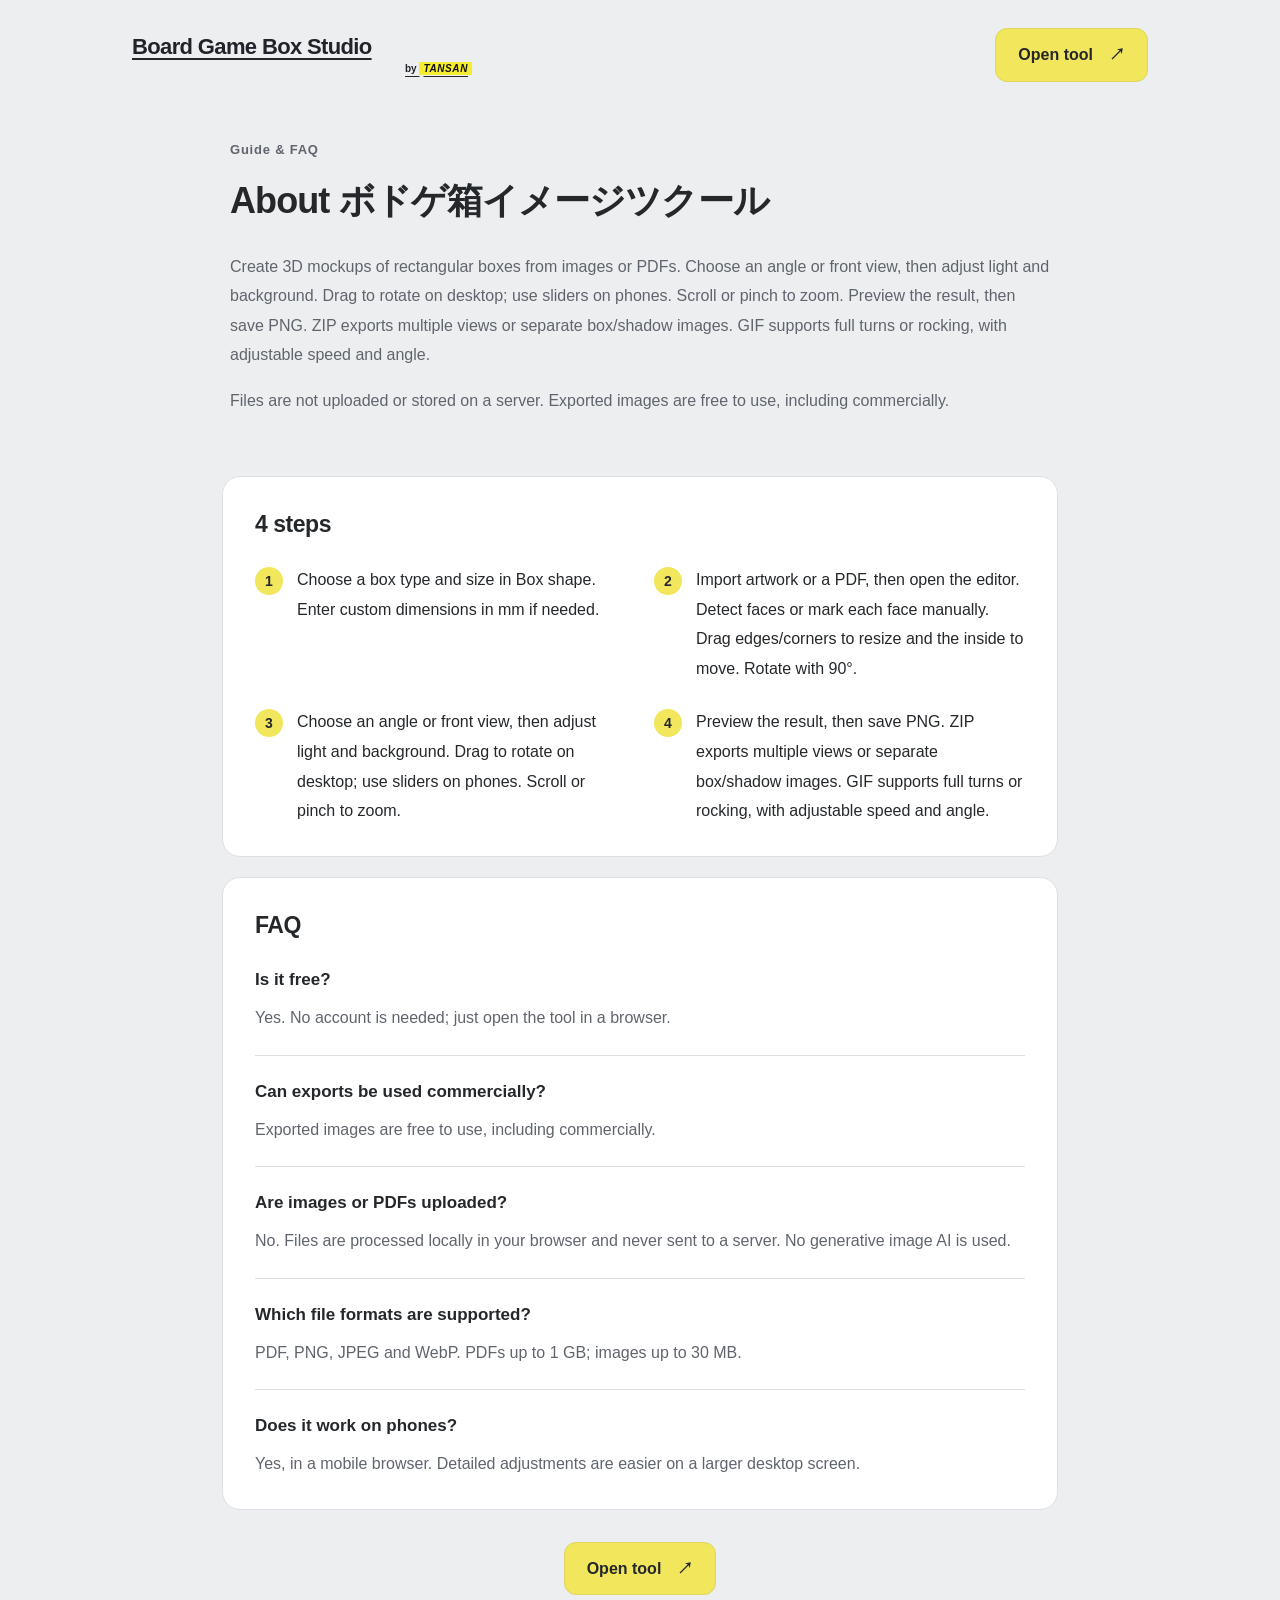
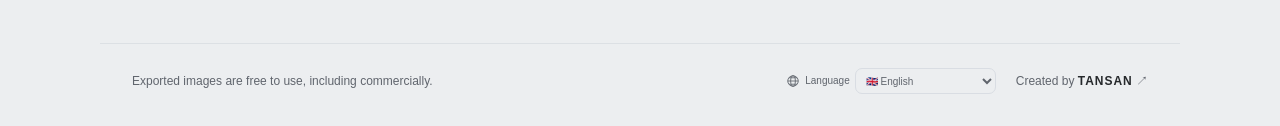
<file: about.html>
<!doctype html>
<html lang="ja">
<head>
<meta charset="utf-8">
<meta name="viewport" content="width=device-width,initial-scale=1">
<title>ボードゲーム箱の3Dモックアップの作り方｜ボドゲ箱イメージツクール</title>
<meta name="description" content="ボドゲ箱イメージツクールの使い方とよくある質問。展開図・画像・PDFから箱の3Dモックアップを作り、背景透過PNGや回転GIFを保存する手順、対応する箱とファイル形式をご案内します。">
<link rel="canonical" href="https://box.tansan.co/about.html">
<meta name="robots" content="index,follow,max-image-preview:large">
<meta property="og:type" content="website">
<meta property="og:locale" content="ja_JP">
<meta property="og:site_name" content="ボドゲ箱イメージツクール">
<meta property="og:title" content="ボードゲーム箱の3Dモックアップの作り方｜ボドゲ箱イメージツクール">
<meta property="og:description" content="画像を配置して、構図を決めて、保存。基本の4ステップ、対応する箱、よくある質問をご案内します。">
<meta property="og:url" content="https://box.tansan.co/about.html">
<meta property="og:image" content="https://box.tansan.co/og-image.png?v=2">
<meta property="og:image:width" content="1200">
<meta property="og:image:height" content="630">
<meta property="og:image:alt" content="ボドゲ箱イメージツクールとサンプルボックス">
<meta name="twitter:card" content="summary_large_image">
<meta name="twitter:title" content="ボードゲーム箱の3Dモックアップの作り方｜ボドゲ箱イメージツクール">
<meta name="twitter:description" content="基本の4ステップ、対応する箱、よくある質問をご案内します。">
<meta name="twitter:image" content="https://box.tansan.co/og-image.png?v=2">
<meta name="twitter:image:alt" content="ボドゲ箱イメージツクールとサンプルボックス">
<link rel="stylesheet" href="about.css?v=102">
<script type="application/ld+json">{"@context":"https://schema.org","@type":"FAQPage","mainEntity":[{"@type":"Question","name":"無料で使えますか？","acceptedAnswer":{"@type":"Answer","text":"無料で使えます。アカウント登録も不要で、ブラウザーを開くだけで始められます。"}},{"@type":"Question","name":"書き出した画像は商用利用できますか？","acceptedAnswer":{"@type":"Answer","text":"書き出した画像は、商用利用を含めて自由にお使いください。"}},{"@type":"Question","name":"読み込んだ画像やPDFはアップロードされますか？","acceptedAnswer":{"@type":"Answer","text":"されません。ファイルは端末内（ブラウザー上）だけで処理し、サーバーには送信しません。画像生成AIも使用していません。"}},{"@type":"Question","name":"読み込めるファイル形式は何ですか？","acceptedAnswer":{"@type":"Answer","text":"PDF・PNG・JPEG・WebPに対応しています。PDFは1 GB、画像は30 MBまで読み込めます。"}},{"@type":"Question","name":"スマートフォンでも使えますか？","acceptedAnswer":{"@type":"Answer","text":"スマートフォンのブラウザーでも使えます。画面が小さいため、細かい調整はパソコンのほうが行いやすくなります。"}}]}</script>
<script defer src="locales/ui.js?v=110"></script><script defer src="i18n.js?v=110"></script><link rel="stylesheet" href="i18n.css?v=110"></head>
<body>
<a class="skip-link" href="#content">本文へ移動</a>
<header class="page-header">
<a class="brand" href="./" aria-label="ボドゲ箱イメージツクールのトップへ"><img src="logo.png?v=101" alt="ボドゲ箱イメージツクール by TANSAN" width="1627" height="221"></a>
<a class="primary-link" href="./">ツールを開く <span aria-hidden="true">↗</span></a>
</header>
<main id="content">
<section class="intro" aria-labelledby="about-title">
<p class="eyebrow">使い方・よくある質問</p>
<h1 id="about-title">ボドゲ箱イメージツクールとは</h1>
<p>ボドゲ箱イメージツクールは、ボードゲームやカードゲームの箱の完成イメージを、ブラウザー上で3Dモックアップにできる無料ツールです。展開図（ダイライン）やデザイン画像、PDFを読み込んで各面に配置し、箱の向きや照明を調整して、背景透過PNGなどで書き出せます。同人ボードゲームの頒布ページ、クラウドファンディング、SNS告知用の箱画像づくりに使えます。</p>
<p>読み込んだ画像やPDFは端末内だけで処理し、サーバーには送信しません。書き出した画像は、商用利用を含めて自由にお使いください。</p>
</section>
<section class="card" aria-labelledby="steps-title">
<h2 id="steps-title">使い方 4ステップ</h2>
<ol class="steps"><li>箱を選ぶ：「箱のかたち」で箱の種類とサイズを選びます（mmで直接入力もできます）。</li><li>画像を配置：展開図・デザイン画像・PDFを読み込み、各面に配置します。</li><li>構図を決める：「斜め」「表」などの向きを選び、光や背景を整えます。</li><li>保存：「仕上がりを見る」で確認し、PNGなどで書き出します。</li></ol>
</section>
<section class="card" aria-labelledby="faq-title">
<h2 id="faq-title">よくある質問</h2>
<article class="faq-item"><h3>無料で使えますか？</h3><p>無料で使えます。アカウント登録も不要で、ブラウザーを開くだけで始められます。</p></article>
<article class="faq-item"><h3>書き出した画像は商用利用できますか？</h3><p>書き出した画像は、商用利用を含めて自由にお使いください。</p></article>
<article class="faq-item"><h3>読み込んだ画像やPDFはアップロードされますか？</h3><p>されません。ファイルは端末内（ブラウザー上）だけで処理し、サーバーには送信しません。画像生成AIも使用していません。</p></article>
<article class="faq-item"><h3>読み込めるファイル形式は何ですか？</h3><p>PDF・PNG・JPEG・WebPに対応しています。PDFは1 GB、画像は30 MBまで読み込めます。</p></article>
<article class="faq-item"><h3>スマートフォンでも使えますか？</h3><p>スマートフォンのブラウザーでも使えます。画面が小さいため、細かい調整はパソコンのほうが行いやすくなります。</p></article>
</section>
<div class="bottom-action"><a class="primary-link" href="./">ツールを開く <span aria-hidden="true">↗</span></a></div>
</main>
<footer class="page-footer"><p>書き出した画像は、商用利用を含めて自由にお使いください。</p><a href="https://tansan.co" target="_blank" rel="noopener noreferrer">Created by <strong>TANSAN</strong> ↗</a></footer>
</body>
</html>
</file>
<file: about.css>
:root{color-scheme:light;--background:#eceef0;--paper:#fff;--ink:#25282b;--muted:#60656d;--line:#dce0e4;--accent:#f2e65c}
*{box-sizing:border-box}
html{scroll-behavior:smooth}
body{margin:0;background:var(--background);color:var(--ink);font-family:-apple-system,BlinkMacSystemFont,"Helvetica Neue","Hiragino Kaku Gothic ProN",Meiryo,sans-serif;font-size:16px;line-height:1.85;overflow-wrap:anywhere}
a{color:inherit;text-underline-offset:4px}
a:focus-visible{outline:3px solid #2f6bff;outline-offset:4px}
.skip-link{position:absolute;top:8px;left:8px;padding:8px 14px;background:var(--paper);transform:translateY(-160%);z-index:2}
.skip-link:focus{transform:none}
.page-header{max-width:1080px;margin:auto;padding:28px 32px;display:flex;align-items:center;justify-content:space-between;gap:24px}
.brand{display:block;width:min(48%,340px);line-height:0}
.brand img{width:100%;height:auto;mix-blend-mode:multiply}
.primary-link{display:inline-flex;justify-content:center;align-items:center;gap:16px;padding:11px 22px;border:1px solid #ded562;border-radius:12px;background:var(--accent);color:var(--ink);font-weight:650;text-decoration:none;white-space:nowrap;flex-shrink:0;transition:background .15s}
.primary-link:hover{background:#ebdf49}
main{max-width:900px;margin:0 auto;padding:28px 32px 48px}
.intro{padding:0 8px 24px}
.eyebrow{margin:0 0 12px;color:var(--muted);font-size:13px;font-weight:600;letter-spacing:.06em}
h1{font-size:clamp(26px,3.5vw,36px);line-height:1.5;letter-spacing:-.025em;margin:0 0 24px;font-weight:750}
p{margin:0 0 16px}
.intro>p:not(.eyebrow){color:var(--muted)}
.card{padding:30px 32px;margin-top:20px;background:var(--paper);border:1px solid var(--line);border-radius:18px}
h2{margin:0 0 24px;font-size:23px;line-height:1.5;letter-spacing:-.02em}
.steps{display:grid;grid-template-columns:1fr 1fr;gap:24px 28px;counter-reset:step;list-style:none;margin:0;padding:0}
.steps li{counter-increment:step;position:relative;padding-left:42px}
.steps li:before{content:counter(step);position:absolute;left:0;top:2px;width:28px;height:28px;display:grid;place-items:center;border-radius:50%;background:var(--accent);font-size:14px;font-weight:700;line-height:1}
.box-info{margin:0;padding-left:1.3em}
.box-info li+li{margin-top:14px}
.faq-item+.faq-item{border-top:1px solid var(--line);margin-top:22px;padding-top:22px}
h3{font-size:17px;line-height:1.7;margin:0 0 8px}
.faq-item p{margin:0;color:var(--muted)}
.bottom-action{text-align:center;padding-top:32px}
.page-footer{max-width:1080px;margin:auto;border-top:1px solid var(--line);padding:24px 32px 32px;display:flex;justify-content:space-between;align-items:center;gap:20px;color:var(--muted);font-size:12px}
.page-footer p{margin:0}.page-footer a{white-space:nowrap;text-decoration:none}.page-footer strong{color:var(--ink);letter-spacing:.08em}
@media(max-width:600px){.page-header{padding:20px;gap:16px;flex-wrap:wrap}.brand{width:min(100%,300px)}.primary-link{padding:10px 18px;font-size:14px}main{padding:12px 16px 32px}.intro{padding:0 4px 8px}h1{font-size:27px}h2{font-size:21px}.card{padding:24px 20px;border-radius:15px}.steps{grid-template-columns:1fr;gap:20px}.page-footer{padding:24px 20px;flex-direction:column;align-items:flex-start;gap:12px}}
@media(prefers-reduced-motion:reduce){html{scroll-behavior:auto}.primary-link{transition:none}}
</file>
<file: i18n.css>
.language-control{display:inline-flex;align-items:center;gap:5px;flex:0 0 auto;font-size:10px;min-width:0;color:#60656d;white-space:nowrap}
.language-control>svg{width:14px;height:14px;fill:none;stroke:currentColor;stroke-width:1.5;flex:none}
.language-select{font:inherit;color:inherit;background:transparent;border:1px solid #d9dde3;border-radius:7px;min-height:26px;max-width:160px;padding:3px 18px 3px 6px;cursor:pointer}
.language-select:focus-visible{outline:2px solid #4178dd;outline-offset:2px}
[data-original-help][hidden],[data-localized-help][hidden]{display:none!important}
[data-localized-help] section{margin:0 0 20px}[data-localized-help] h3{font-size:15px;margin-bottom:8px}[data-localized-help] p{line-height:1.75}
html:not([lang=ja]) .step-guide{flex-wrap:wrap}
html:not([lang=ja]) .step-guide button{white-space:normal;line-height:1.2}
html:not([lang=ja]) .header-actions{flex-wrap:wrap;justify-content:flex-end}
html:not([lang=ja]) button{overflow-wrap:anywhere}
html:not([lang=ja]) .view-bar .segments{flex-wrap:wrap}
html:not([lang=ja]) .view-bar [data-view]{white-space:normal;line-height:1.2;min-height:35px}
html:not([lang=ja]) .choice-name,html:not([lang=ja]) .picture-choices small{white-space:normal}
html:not([lang=ja]) .save-label{white-space:normal}
html:not([lang=ja]) .range-title{white-space:normal;line-height:1.4}
html:not([lang=ja]) .image-editor-open{height:auto;min-height:40px;white-space:normal}
html:not([lang=ja]) .finish-edit-toolbar select{max-width:100%}
.page-header{flex-wrap:wrap;gap:12px}

@media(max-width:700px){.language-select{max-width:170px;min-height:32px}.language-control{font-size:11px}.header-actions{gap:5px}.page-header .brand{width:100%}html:not([lang=ja]) .view-bar [data-view]{font-size:10px}}
html:not([lang=ja]) .segments{display:flex;flex-wrap:wrap;min-width:0}
html:not([lang=ja]) .segments button{flex:1 1 auto;min-width:0;white-space:normal}
html:not([lang=ja]) .view-bar .segments button{flex:1 1 75px;padding:7px 6px}
html:not([lang=ja]) #image-editor .faces button{flex:1 1 62px;padding:7px 6px}
html:not([lang=ja]) #image-editor #mapping>*{min-width:0}
@media(max-width:700px){html:not([lang=ja]) .view-bar .segments{flex-wrap:nowrap;overflow-x:auto}html:not([lang=ja]) .view-bar .segments button{flex:0 0 auto;max-width:105px;white-space:normal}}
html:not([lang=ja]) .view-bar .segments button span{white-space:normal;min-width:0;line-height:1.25}
html:not([lang=ja]) .view-bar #reset-view{flex:0 0 88px;overflow-wrap:normal;white-space:normal}
html:not([lang=ja]) .choice-name{hyphens:auto;overflow-wrap:normal;font-size:12px}
@media(max-width:700px){
 html:not([lang=ja]) #preview-dock .view-bar .segments{display:flex;flex-wrap:nowrap;overflow-x:auto;scrollbar-width:thin}
 html:not([lang=ja]) #preview-dock .view-bar .segments button{flex:0 0 76px;min-height:42px}
 html:not([lang=ja]) #preview-dock #reset-view{flex:0 0 28px}
}
@media(max-width:700px){html:not([lang=ja]){--dock-height:calc(var(--mobile-stage) + 84px)}html:not([lang=ja]) #preview-dock .view-bar{height:50px}}

.localized-logo[hidden],.brand img[hidden]{display:none!important}
/* Text wordmarks remain sharp and readable in every supported language. */
.localized-logo{display:flex;flex-direction:column;gap:3px;color:#202329;max-width:100%;letter-spacing:-.04em;line-height:1.12}
.localized-logo-title{font-family:Arial,"Helvetica Neue",sans-serif;font-size:22px;font-weight:800;overflow-wrap:anywhere}
.localized-logo-credit{font-size:10px;font-weight:600;letter-spacing:0;text-align:right}.localized-logo-credit strong{background:#f5ed32;padding:1px 4px;color:#111;letter-spacing:.06em;font-style:italic}
footer:not(.page-footer){align-items:center;gap:14px;min-height:36px;padding-top:3px;padding-bottom:3px}
footer:not(.page-footer) .footer-notes{flex:1;min-width:0}
.page-footer{flex-wrap:wrap}.page-footer p{flex:1;min-width:220px}
@media(max-width:700px){
 .localized-logo-title{font-size:16px}.localized-logo-credit{font-size:8px}.localized-logo{gap:2px}
 footer:not(.page-footer){flex-wrap:wrap;gap:10px 16px;padding:16px 4px;height:auto}
 footer:not(.page-footer) .footer-notes{flex-basis:100%}
 footer:not(.page-footer) .language-control{order:1}footer:not(.page-footer) .credit{order:2}
 .page-header .localized-logo-title{font-size:22px}.page-header .localized-logo-credit{font-size:10px}
}
</file>
